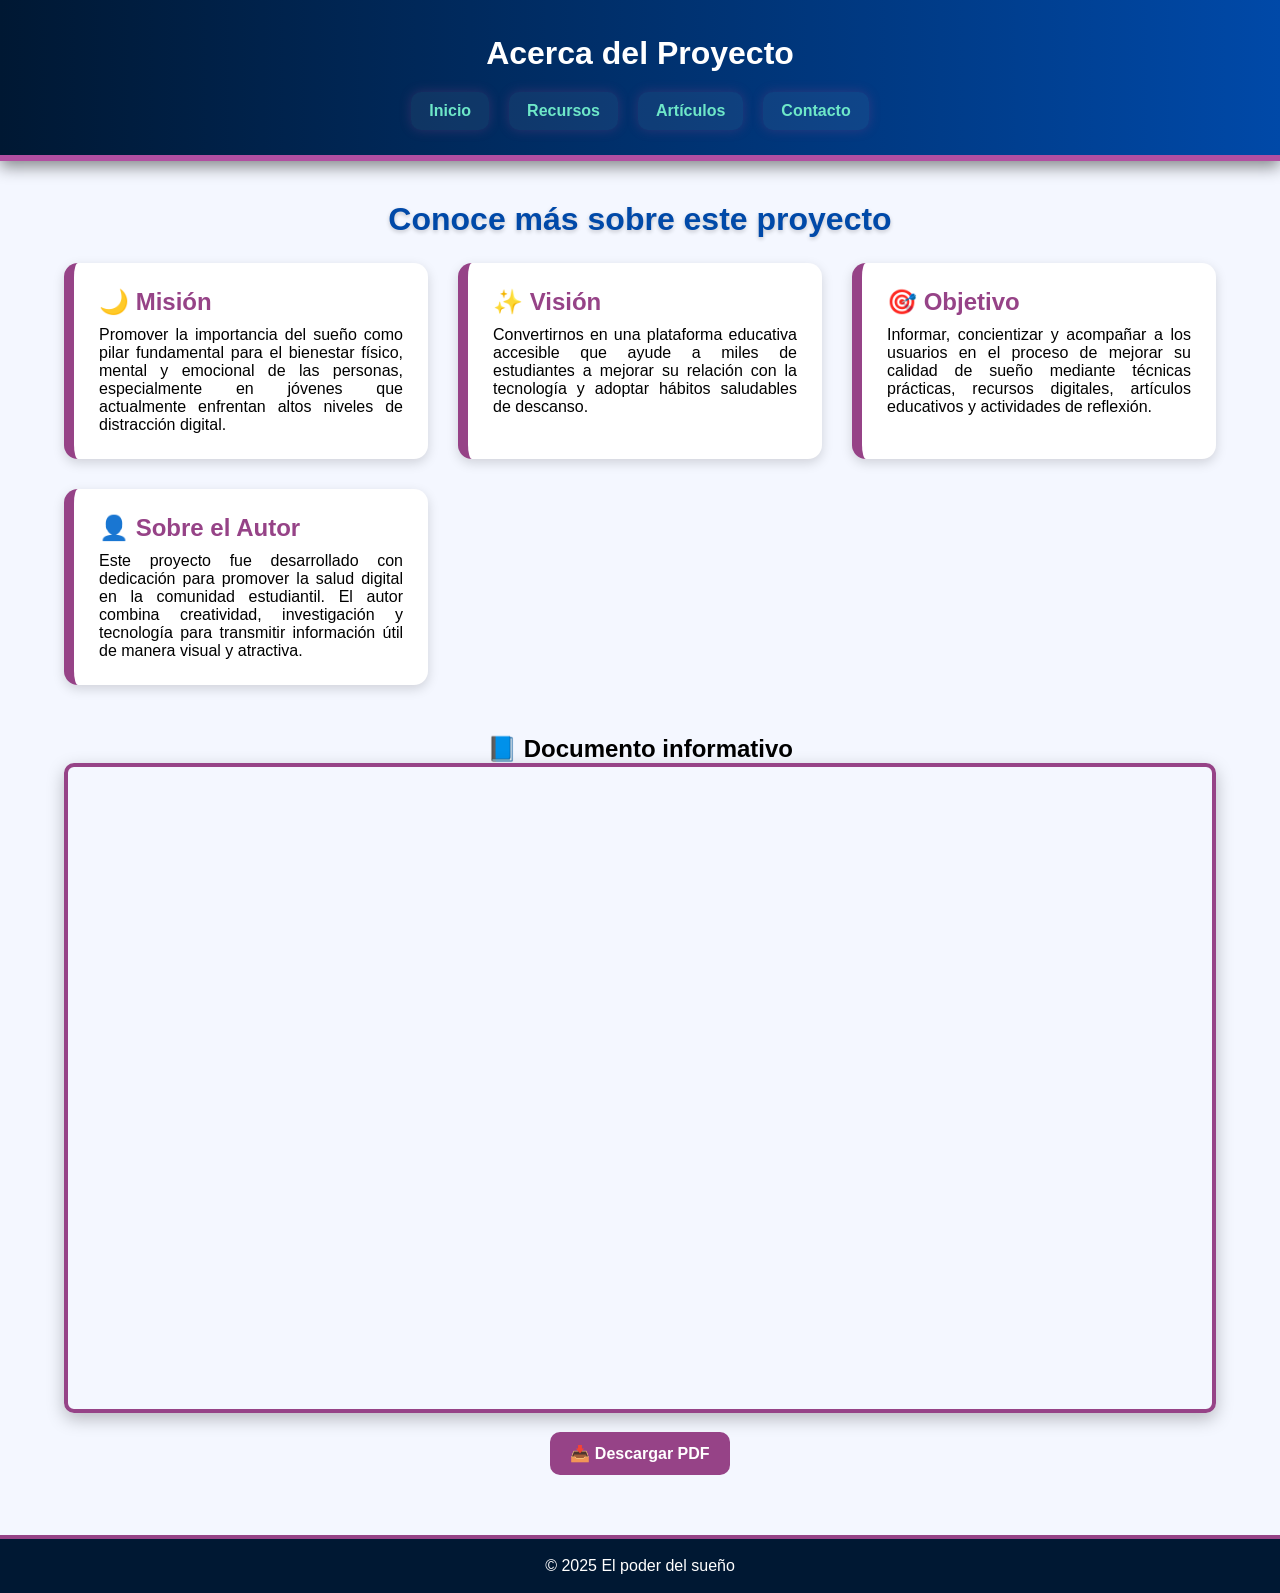
<file: acerca.html>
<!DOCTYPE html>
<html lang="es">
<head>
  <meta charset="UTF-8" />
  <meta name="viewport" content="width=device-width, initial-scale=1.0">
  <title>Acerca de - El poder del sueño</title>
  <style>
    *{margin:0;padding:0;box-sizing:border-box;font-family:"Segoe UI",sans-serif;}
    body{background:#f4f7ff;animation:fadeIn .6s ease;}@keyframes fadeIn{from{opacity:0;}to{opacity:1;}}
    header{text-align:center;padding:35px 10px 25px;background:linear-gradient(90deg,#001833,#0049a8);color:white;box-shadow:0 6px 15px rgba(0,0,0,.45);border-bottom:6px solid #b14fa1;animation:moverHeader 6s infinite alternate ease-in-out;}@keyframes moverHeader{0%{background-position:0 50%;}100%{background-position:100% 50%;}}
    nav{margin-top:20px;display:flex;justify-content:center;gap:20px;}nav a{color:#6ee7c8;text-decoration:none;font-weight:700;padding:10px 18px;border-radius:10px;background:rgba(255,255,255,.06);transition:.35s;box-shadow:0 0 12px rgba(150,67,135,.3);}nav a:hover{transform:scale(1.16) translateY(-3px);background:rgba(255,255,255,.18);color:white;}
    main{width:90%;max-width:1200px;margin:40px auto;}
    .titulo{font-size:2rem;text-align:center;margin-bottom:25px;color:#0049a8;text-shadow:0 2px 4px rgba(0,0,0,.2);}
    .contenedor{display:grid;grid-template-columns:repeat(auto-fit,minmax(300px,1fr));gap:30px;}
    .card{background:white;padding:25px;border-radius:14px;border-left:10px solid #964387;box-shadow:0 4px 12px rgba(0,0,0,.15);animation:fadeUp .7s ease;text-align:justify;transition:.3s;}@keyframes fadeUp{from{opacity:0;transform:translateY(25px);}to{opacity:1;transform:translateY(0);}}
    .card:hover{transform:translateY(-7px);box-shadow:0 8px 22px rgba(0,0,0,.25);}
    .card h2{margin-bottom:10px;color:#964387;}
    .pdf-area{text-align:center;margin-top:50px;} .pdf-area iframe{width:100%;height:650px;border-radius:10px;border:4px solid #964387;box-shadow:0 6px 17px rgba(0,0,0,.25);} .boton{display:inline-block;margin-top:15px;padding:12px 20px;background:#964387;color:white;border-radius:10px;text-decoration:none;font-weight:bold;transition:.3s;} .boton:hover{background:#702f63;transform:scale(1.08);} 
    footer{margin-top:60px;width:100%;padding:18px;text-align:center;background:#001833;color:white;border-top:4px solid #964387;}
  </style>
</head>
<body>
<header>
  <h1>Acerca del Proyecto</h1>
  <nav>
    <a href="index.html">Inicio</a>
    <a href="recursos.html">Recursos</a>
    <a href="articulos.html">Artículos</a>
    <a href="contacto.html">Contacto</a>
  </nav>
</header>
<main>
  <h2 class="titulo">Conoce más sobre este proyecto</h2>
  <div class="contenedor">
    <div class="card">
      <h2>🌙 Misión</h2>
      <p>Promover la importancia del sueño como pilar fundamental para el bienestar físico, mental y emocional de las personas, especialmente en jóvenes que actualmente enfrentan altos niveles de distracción digital.</p>
    </div>
    <div class="card">
      <h2>✨ Visión</h2>
      <p>Convertirnos en una plataforma educativa accesible que ayude a miles de estudiantes a mejorar su relación con la tecnología y adoptar hábitos saludables de descanso.</p>
    </div>
    <div class="card">
      <h2>🎯 Objetivo</h2>
      <p>Informar, concientizar y acompañar a los usuarios en el proceso de mejorar su calidad de sueño mediante técnicas prácticas, recursos digitales, artículos educativos y actividades de reflexión.</p>
    </div>
    <div class="card">
      <h2>👤 Sobre el Autor</h2>
      <p>Este proyecto fue desarrollado con dedicación para promover la salud digital en la comunidad estudiantil. El autor combina creatividad, investigación y tecnología para transmitir información útil de manera visual y atractiva.</p>
    </div>
  </div>
  <div class="pdf-area">
    <h2>📘 Documento informativo</h2>
    <iframe src="arbol%20de%20causas%20sobre%20la%20tecnodependencia%20pdf.pdf"></iframe>
    <a class="boton" href="arbol%20de%20causas%20sobre%20la%20tecnodependencia%20pdf.pdf" download>📥 Descargar PDF</a>
  </div>
</main>
<footer>
  <p>&copy; 2025 El poder del sueño</p>
</footer>
</body>
</html>
</file>
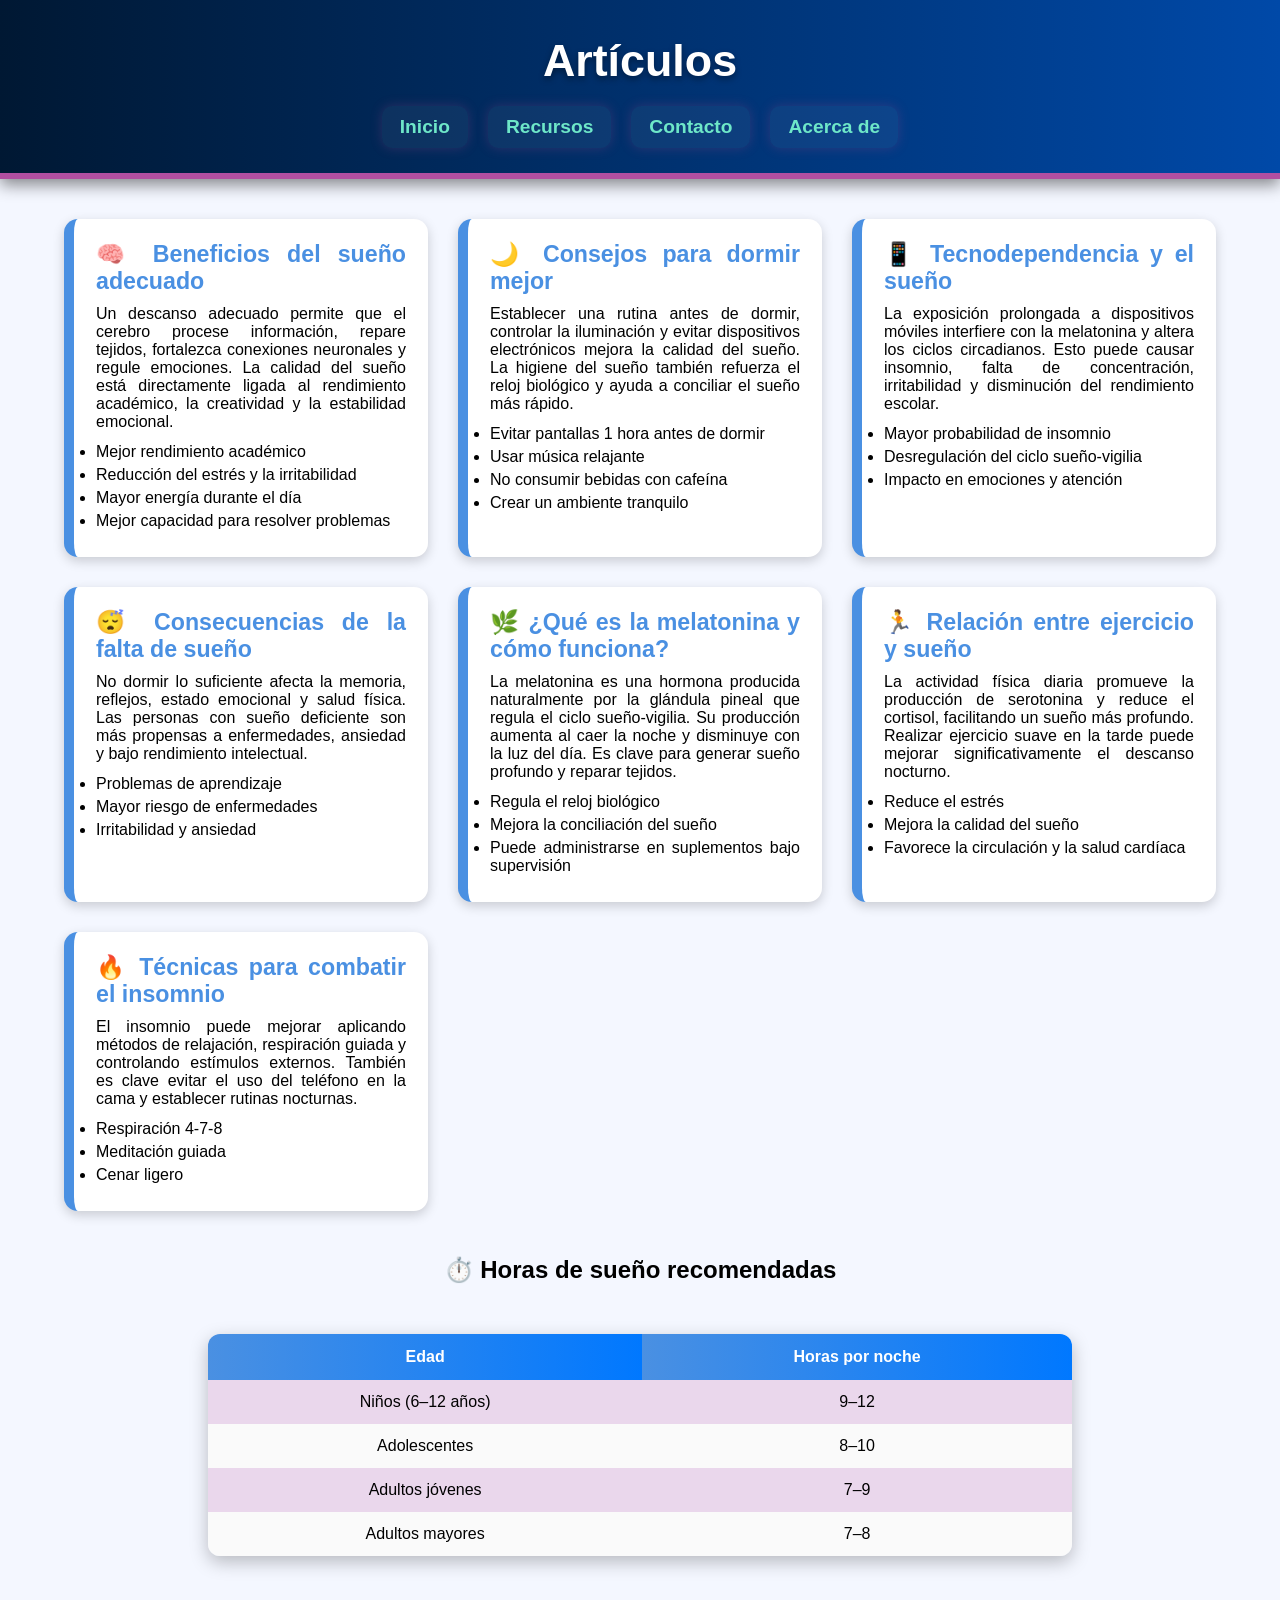
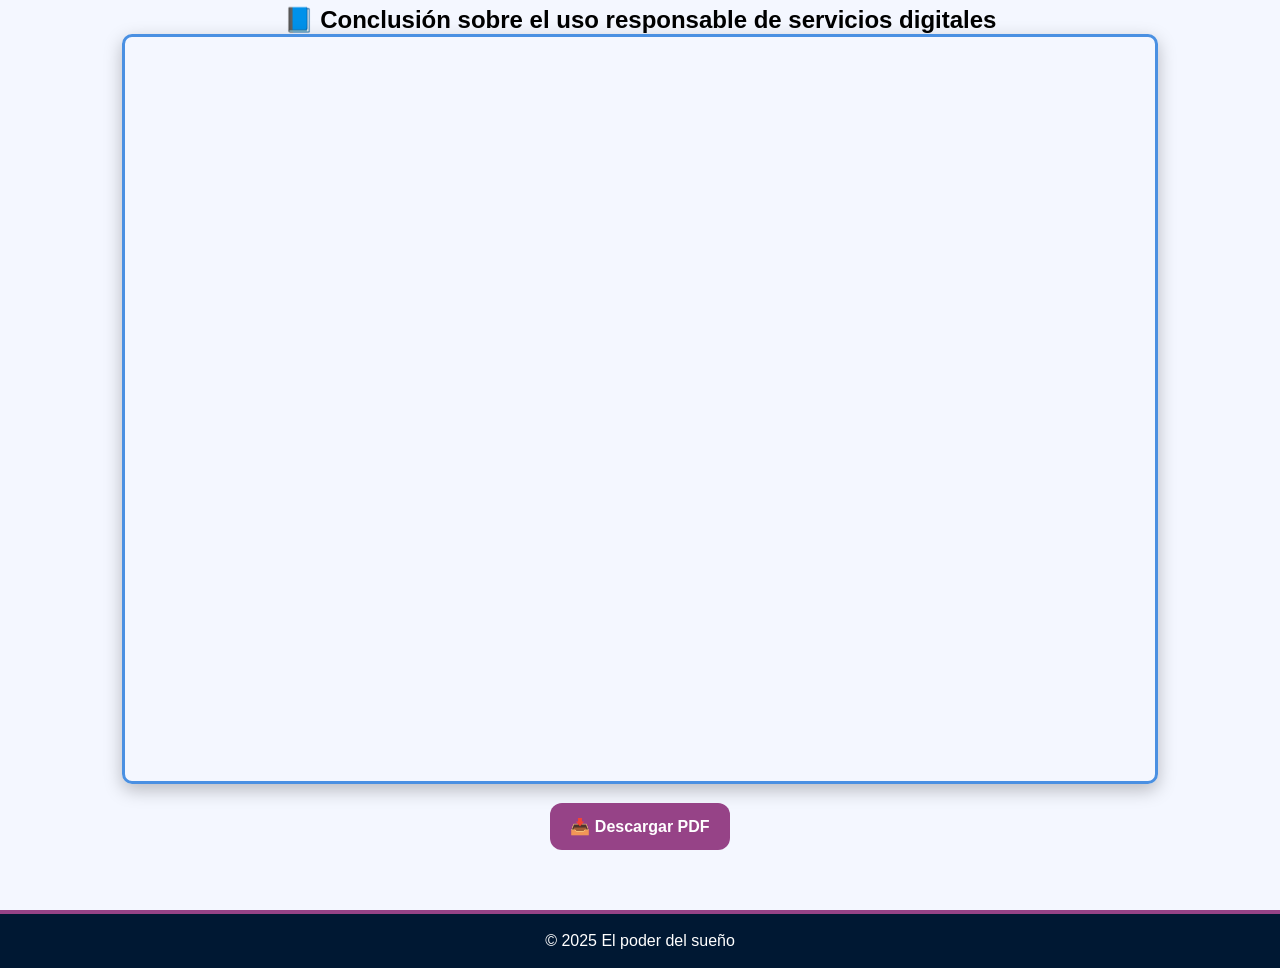
<file: articulos.html>
<!DOCTYPE html>
<html lang="es">
<head>
  <meta charset="UTF-8" />
  <meta name="viewport" content="width=device-width, initial-scale=1.0">
  <title>Artículos - El poder del sueño</title>

  <style>
    * {
      margin: 0;
      padding: 0;
      box-sizing: border-box;
      font-family: "Segoe UI", sans-serif;
    }

    body {
      background: #f4f7ff;
      animation: fadeIn 0.6s ease;
    }

    @keyframes fadeIn {
      from { opacity: 0; }
      to { opacity: 1; }
    }

    /* HEADER IDÉNTICO */
    header {
      text-align: center;
      padding: 35px 10px 25px;
      background: linear-gradient(90deg, #001833, #0049a8);
      color: white;
      position: static;
      box-shadow: 0px 6px 15px rgba(0,0,0,0.45);
      border-bottom: 6px solid #b14fa1;
      animation: moverHeader 6s infinite alternate ease-in-out;
      backdrop-filter: blur(6px);
    }

    @keyframes moverHeader {
      0% { background-position: 0% 50%; }
      100% { background-position: 100% 50%; }
    }

    header h1 {
      font-size: 2.8rem;
      text-shadow: 0px 3px 6px rgba(0,0,0,0.4);
    }

    nav {
      margin-top: 20px;
      display: flex;
      justify-content: center;
      gap: 20px;
    }

    nav a {
      color: #6ee7c8;
      text-decoration: none;
      font-weight: 700;
      font-size: 1.2rem;
      padding: 10px 18px;
      border-radius: 10px;
      background: rgba(255,255,255,0.05);
      transition: 0.35s;
      box-shadow: 0 0 12px rgba(150, 67, 135, 0.3);
    }

    nav a:hover {
      color: white;
      background: rgba(255,255,255,0.18);
      transform: scale(1.15) translateY(-3px);
      box-shadow: 0px 5px 18px rgba(0,0,0,0.4);
    }

    /* CONTENIDO */
    main {
      width: 90%;
      max-width: 1200px;
      margin: 40px auto;
    }

    .contenedor-articulos {
      display: grid;
      grid-template-columns: repeat(auto-fit, minmax(300px, 1fr));
      gap: 30px;
    }

    article {
      background: white;
      border-radius: 14px;
      padding: 22px;
      border-left: 10px solid #4a90e2;
      box-shadow: 0px 4px 12px rgba(0, 0, 0, 0.18);
      transition: 0.3s;
      animation: fadeUp 0.6s ease;
      text-align: justify;
    }

    @keyframes fadeUp {
      from { transform: translateY(25px); opacity: 0; }
      to { transform: translateY(0); opacity: 1; }
    }

    article:hover {
      transform: translateY(-7px);
      box-shadow: 0px 8px 20px rgba(0, 0, 0, 0.25);
    }

    article h2 {
      margin-bottom: 10px;
      color: #4a90e2;
      font-size: 1.45rem;
    }

    article ul {
      margin-top: 12px;
    }

    ul li {
      margin-bottom: 5px;
    }

    /* TABLA */
    table {
      width: 75%;
      margin: 50px auto;
      border-collapse: collapse;
      border-radius: 12px;
      overflow: hidden;
      box-shadow: 0px 6px 18px rgba(0,0,0,0.25);
      animation: fadeUp 0.7s ease;
    }

    th {
      background: linear-gradient(90deg, #4a90e2, #0078ff);
      color: white;
      padding: 14px;
    }

    td {
      padding: 13px;
      background: #fafafa;
      text-align: center;
    }

    tr:nth-child(even) td {
      background: #ead7ec;
    }

    /* PDF */
    .pdf-contenedor {
      width: 90%;
      margin: 50px auto;
      text-align: center;
      animation: fadeUp 0.8s ease;
    }

    .pdf-contenedor iframe {
      width: 100%;
      height: 750px;
      border-radius: 10px;
      border: 3px solid #4a90e2;
      box-shadow: 0px 6px 18px rgba(0,0,0,0.25);
    }

    .boton-descarga {
      display: inline-block;
      margin-top: 15px;
      padding: 14px 20px;
      background: #964387;
      color: white;
      border-radius: 12px;
      text-decoration: none;
      font-weight: bold;
      transition: 0.3s;
    }

    .boton-descarga:hover {
      background: #702f63;
      transform: scale(1.07);
    }

    footer {
      width: 100%;
      text-align: center;
      padding: 18px;
      background: #001833;
      color: white;
      border-top: 4px solid #964387;
      margin-top: 60px;
      box-sizing: border-box;
    }
  </style>
</head>

<body>

<header>
  <h1>Artículos</h1>
  <nav>
    <a href="index.html">Inicio</a>
    <a href="recursos.html">Recursos</a>
    <a href="contacto.html">Contacto</a>
    <a href="acerca.html">Acerca de</a>
  </nav>
</header>

<main>

  <div class="contenedor-articulos">

    <!-- ARTÍCULOS EXISTENTES + TEXTO JUSTIFICADO -->
    <article>
      <h2>🧠 Beneficios del sueño adecuado</h2>
      <p>Un descanso adecuado permite que el cerebro procese información, repare tejidos, fortalezca conexiones neuronales y regule emociones. La calidad del sueño está directamente ligada al rendimiento académico, la creatividad y la estabilidad emocional.</p>
      <ul>
        <li>Mejor rendimiento académico</li>
        <li>Reducción del estrés y la irritabilidad</li>
        <li>Mayor energía durante el día</li>
        <li>Mejor capacidad para resolver problemas</li>
      </ul>
    </article>

    <article>
      <h2>🌙 Consejos para dormir mejor</h2>
      <p>Establecer una rutina antes de dormir, controlar la iluminación y evitar dispositivos electrónicos mejora la calidad del sueño. La higiene del sueño también refuerza el reloj biológico y ayuda a conciliar el sueño más rápido.</p>
      <ul>
        <li>Evitar pantallas 1 hora antes de dormir</li>
        <li>Usar música relajante</li>
        <li>No consumir bebidas con cafeína</li>
        <li>Crear un ambiente tranquilo</li>
      </ul>
    </article>

    <article>
      <h2>📱 Tecnodependencia y el sueño</h2>
      <p>La exposición prolongada a dispositivos móviles interfiere con la melatonina y altera los ciclos circadianos. Esto puede causar insomnio, falta de concentración, irritabilidad y disminución del rendimiento escolar.</p>
      <ul>
        <li>Mayor probabilidad de insomnio</li>
        <li>Desregulación del ciclo sueño-vigilia</li>
        <li>Impacto en emociones y atención</li>
      </ul>
    </article>

    <article>
      <h2>😴 Consecuencias de la falta de sueño</h2>
      <p>No dormir lo suficiente afecta la memoria, reflejos, estado emocional y salud física. Las personas con sueño deficiente son más propensas a enfermedades, ansiedad y bajo rendimiento intelectual.</p>
      <ul>
        <li>Problemas de aprendizaje</li>
        <li>Mayor riesgo de enfermedades</li>
        <li>Irritabilidad y ansiedad</li>
      </ul>
    </article>

    <!-- NUEVOS ARTÍCULOS -->
    <article>
      <h2>🌿 ¿Qué es la melatonina y cómo funciona?</h2>
      <p>La melatonina es una hormona producida naturalmente por la glándula pineal que regula el ciclo sueño-vigilia. Su producción aumenta al caer la noche y disminuye con la luz del día. Es clave para generar sueño profundo y reparar tejidos.</p>
      <ul>
        <li>Regula el reloj biológico</li>
        <li>Mejora la conciliación del sueño</li>
        <li>Puede administrarse en suplementos bajo supervisión</li>
      </ul>
    </article>

    <article>
      <h2>🏃 Relación entre ejercicio y sueño</h2>
      <p>La actividad física diaria promueve la producción de serotonina y reduce el cortisol, facilitando un sueño más profundo. Realizar ejercicio suave en la tarde puede mejorar significativamente el descanso nocturno.</p>
      <ul>
        <li>Reduce el estrés</li>
        <li>Mejora la calidad del sueño</li>
        <li>Favorece la circulación y la salud cardíaca</li>
      </ul>
    </article>

    <article>
      <h2>🔥 Técnicas para combatir el insomnio</h2>
      <p>El insomnio puede mejorar aplicando métodos de relajación, respiración guiada y controlando estímulos externos. También es clave evitar el uso del teléfono en la cama y establecer rutinas nocturnas.</p>
      <ul>
        <li>Respiración 4-7-8</li>
        <li>Meditación guiada</li>
        <li>Cenar ligero</li>
      </ul>
    </article>

  </div>

  <h3 style="text-align:center; margin-top:45px; font-size:1.5rem;">⏱️ Horas de sueño recomendadas</h3>

  <table>
    <tr><th>Edad</th><th>Horas por noche</th></tr>
    <tr><td>Niños (6–12 años)</td><td>9–12</td></tr>
    <tr><td>Adolescentes</td><td>8–10</td></tr>
    <tr><td>Adultos jóvenes</td><td>7–9</td></tr>
    <tr><td>Adultos mayores</td><td>7–8</td></tr>
  </table>

  <div class="pdf-contenedor">
    <h2>📘 Conclusión sobre el uso responsable de servicios digitales</h2>
    <iframe src="CONCLUSION.pdf"></iframe>
    <a href="CONCLUSION.pdf" download class="boton-descarga">📥 Descargar PDF</a>
  </div>

</main>
<footer>
  <p>&copy; 2025 El poder del sueño</p>
</footer>

</body>
</html>
</file>
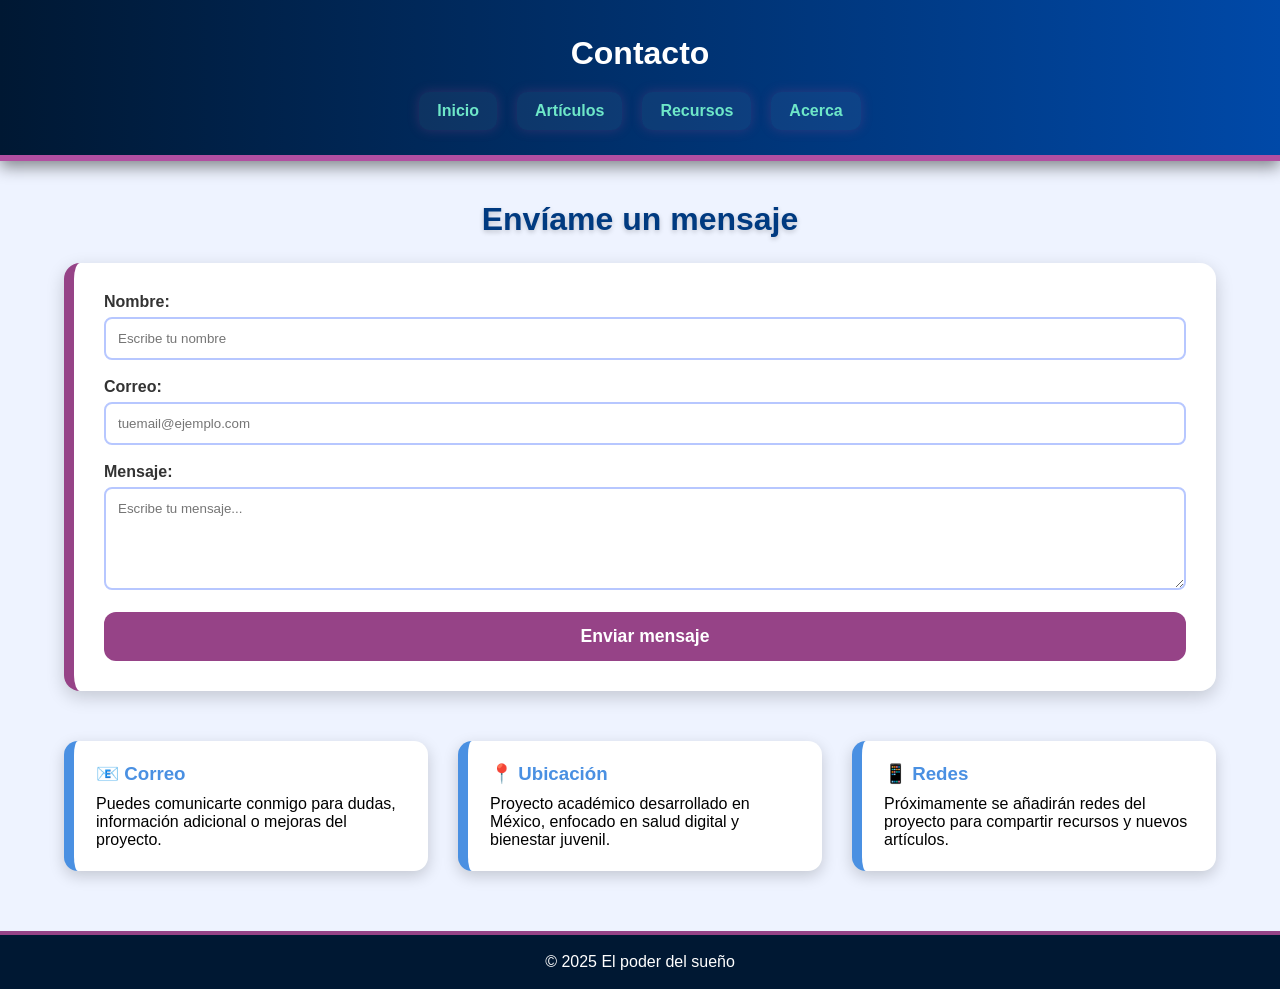
<file: contacto.html>
<!DOCTYPE html>
<html lang="es">
<head>
<meta charset="UTF-8" />
<meta name="viewport" content="width=device-width, initial-scale=1.0" />
<title>Contacto - El poder del sueño</title>

<style>
  *{margin:0;padding:0;box-sizing:border-box;font-family:"Segoe UI",sans-serif;}
  body{background:#eef3ff;animation:fadeIn .6s ease;}@keyframes fadeIn{from{opacity:0;}to{opacity:1;}}

  /* HEADER */
  header{text-align:center;padding:35px 10px 25px;background:linear-gradient(90deg,#001833,#0049a8);color:white;box-shadow:0 6px 15px rgba(0,0,0,.45);border-bottom:6px solid #b14fa1;animation:headerAnim 6s infinite alternate ease;}@keyframes headerAnim{0%{background-position:0 50%;}100%{background-position:100% 50%;}}
  nav{margin-top:20px;display:flex;justify-content:center;gap:20px;}nav a{color:#6ee7c8;text-decoration:none;font-weight:700;padding:10px 18px;border-radius:10px;background:rgba(255,255,255,.05);transition:.35s;box-shadow:0 0 12px rgba(150,67,135,.3);}nav a:hover{transform:scale(1.13) translateY(-3px);background:rgba(255,255,255,.2);color:white;}

  /* CONTENIDO */
  main{width:90%;max-width:1200px;margin:40px auto;animation:fadeUp .7s ease;}@keyframes fadeUp{from{opacity:0;transform:translateY(30px);}to{opacity:1;transform:translateY(0);}}

  .titulo{text-align:center;font-size:2rem;color:#003a80;text-shadow:0 2px 5px rgba(0,0,0,.2);margin-bottom:25px;animation:glow 3s infinite alternate;}@keyframes glow{0%{text-shadow:0 2px 5px rgba(150,67,135,.3);}100%{text-shadow:0 2px 12px #b14fa1;}}

  .formulario{background:white;padding:30px;border-radius:16px;box-shadow:0 6px 18px rgba(0,0,0,.18);border-left:10px solid #964387;animation:cardFloat 3s infinite ease;}@keyframes cardFloat{0%{transform:translateY(0);}50%{transform:translateY(-5px);}100%{transform:translateY(0);}}

  label{display:block;margin-bottom:6px;font-weight:600;color:#333;} 
  input, textarea{width:100%;padding:12px;margin-bottom:18px;border-radius:8px;border:2px solid #b7c7ff;transition:.3s;} input:focus, textarea:focus{border-color:#964387;box-shadow:0 0 12px rgba(150,67,135,.4);transform:scale(1.02);} 

  button{width:100%;padding:14px;background:#964387;color:white;font-weight:bold;border:none;border-radius:12px;font-size:1.1rem;cursor:pointer;transition:.35s;animation:btnGlow 3s infinite ease;}@keyframes btnGlow{0%{box-shadow:0 0 10px rgba(150,67,135,.4);}100%{box-shadow:0 0 20px rgba(150,67,135,.7);} }
  button:hover{background:#702f63;transform:scale(1.08);} 

  /* INFO EXTRA */
  .info-box{margin-top:50px;display:grid;grid-template-columns:repeat(auto-fit,minmax(300px,1fr));gap:30px;}
  .card{background:white;padding:22px;border-radius:14px;border-left:10px solid #4a90e2;box-shadow:0 5px 15px rgba(0,0,0,.18);transition:.3s;animation:fadeUp .7s ease;} .card:hover{transform:translateY(-8px);box-shadow:0 9px 25px rgba(0,0,0,.28);} 
  .card h3{color:#4a90e2;margin-bottom:10px;}

  footer{margin-top:60px;width:100%;padding:18px;text-align:center;background:#001833;color:white;border-top:4px solid #964387;}
</style>
</head>

<body>
<header>
  <h1>Contacto</h1>
  <nav>
    <a href="index.html">Inicio</a>
    <a href="articulos.html">Artículos</a>
    <a href="recursos.html">Recursos</a>
    <a href="acerca.html">Acerca</a>
  </nav>
</header>

<main>
  <h2 class="titulo">Envíame un mensaje</h2>

  <div class="formulario">
    <label>Nombre:</label>
    <input type="text" placeholder="Escribe tu nombre">

    <label>Correo:</label>
    <input type="email" placeholder="tuemail@ejemplo.com">

    <label>Mensaje:</label>
    <textarea rows="5" placeholder="Escribe tu mensaje..."></textarea>

    <button>Enviar mensaje</button>
  </div>

  <div class="info-box">
    <div class="card">
      <h3>📧 Correo</h3>
      <p>Puedes comunicarte conmigo para dudas, información adicional o mejoras del proyecto.</p>
    </div>
    <div class="card">
      <h3>📍 Ubicación</h3>
      <p>Proyecto académico desarrollado en México, enfocado en salud digital y bienestar juvenil.</p>
    </div>
    <div class="card">
      <h3>📱 Redes</h3>
      <p>Próximamente se añadirán redes del proyecto para compartir recursos y nuevos artículos.</p>
    </div>
  </div>
</main>

<footer>
  <p>&copy; 2025 El poder del sueño</p>
</footer>

</body>
</html>
</file>
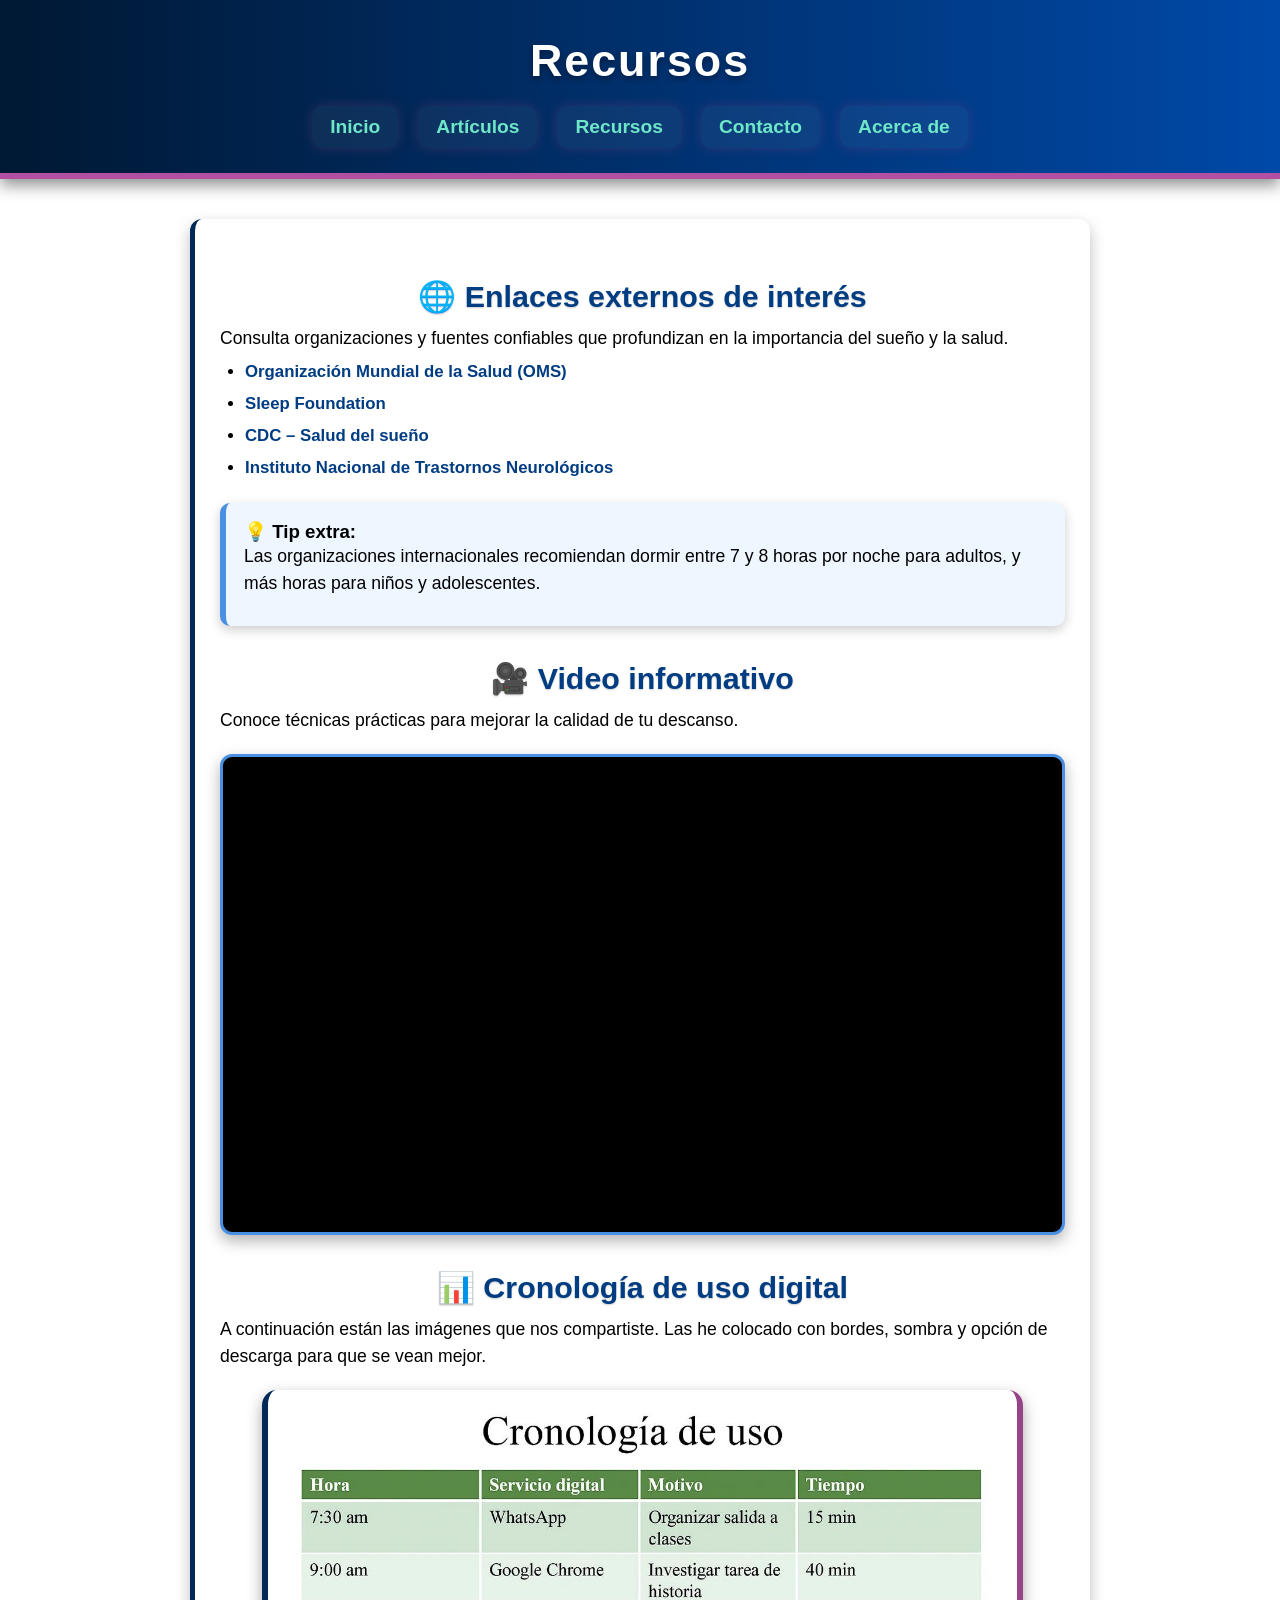
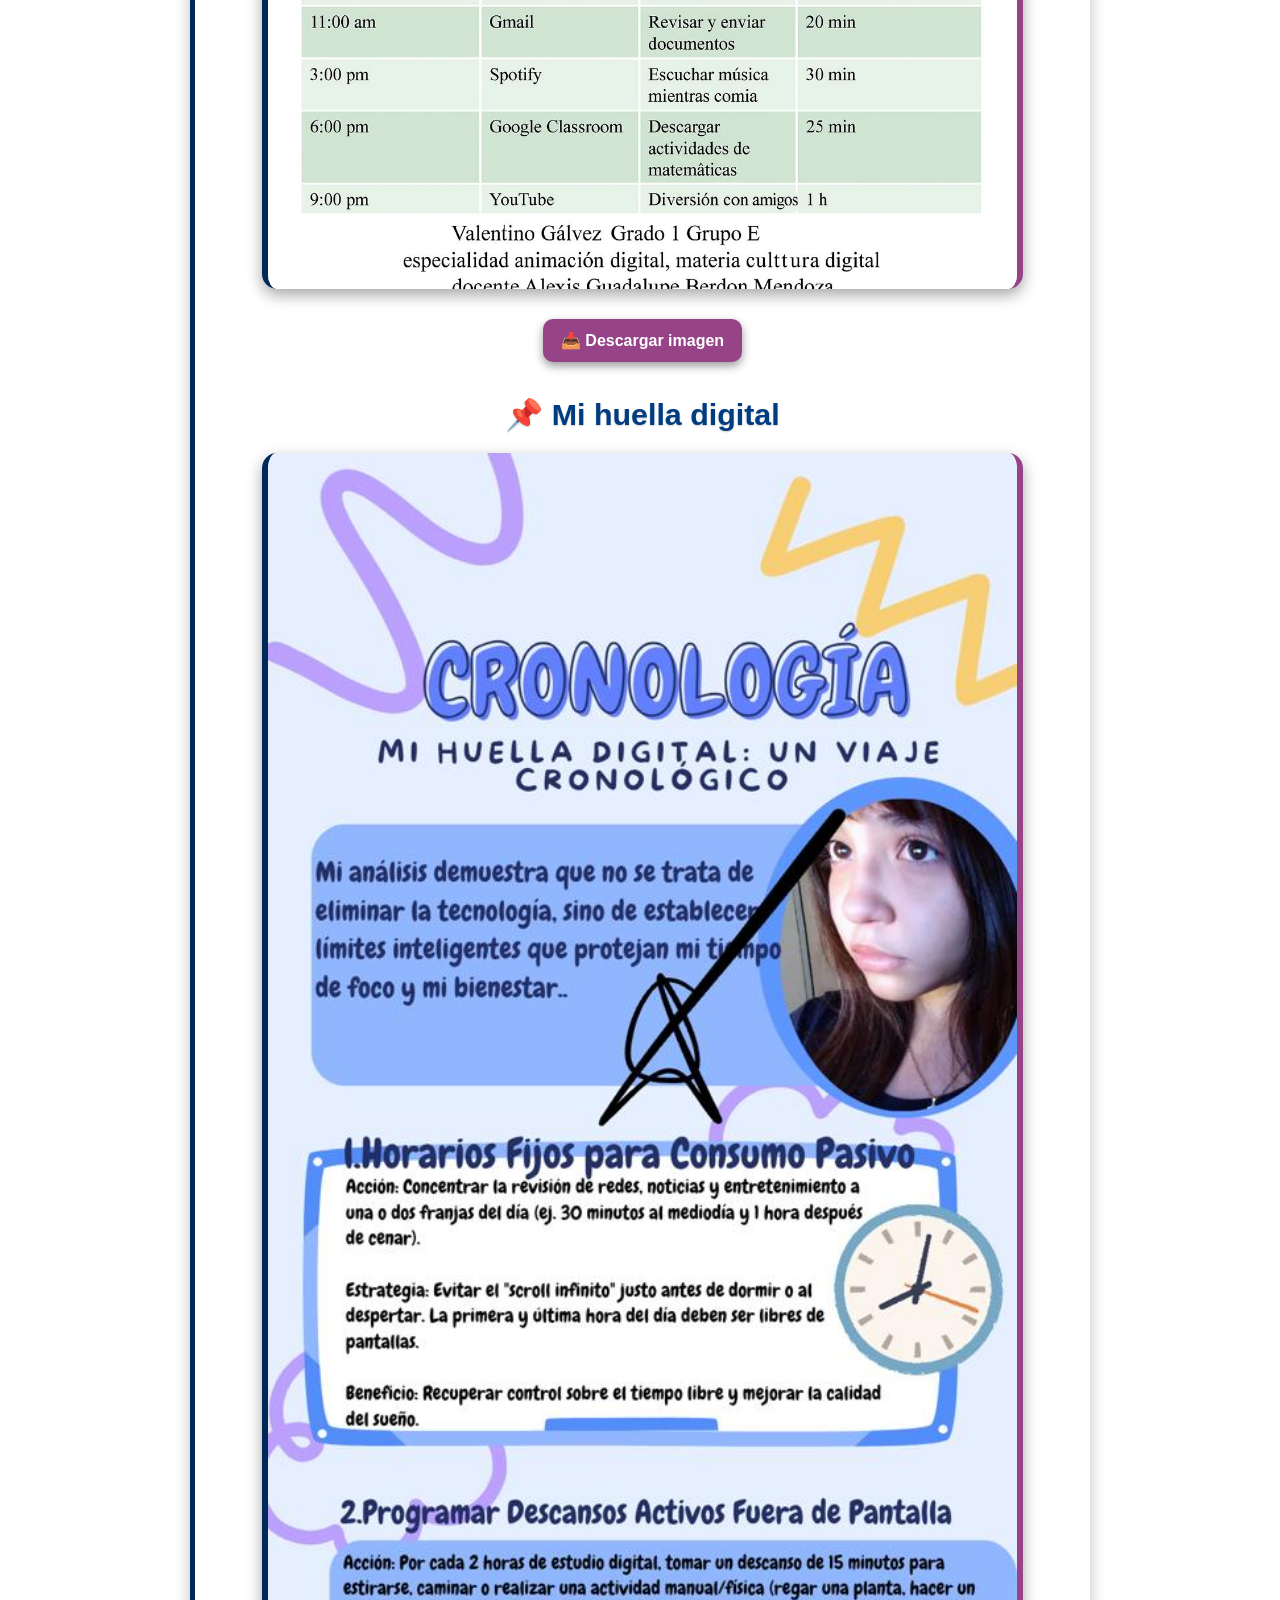
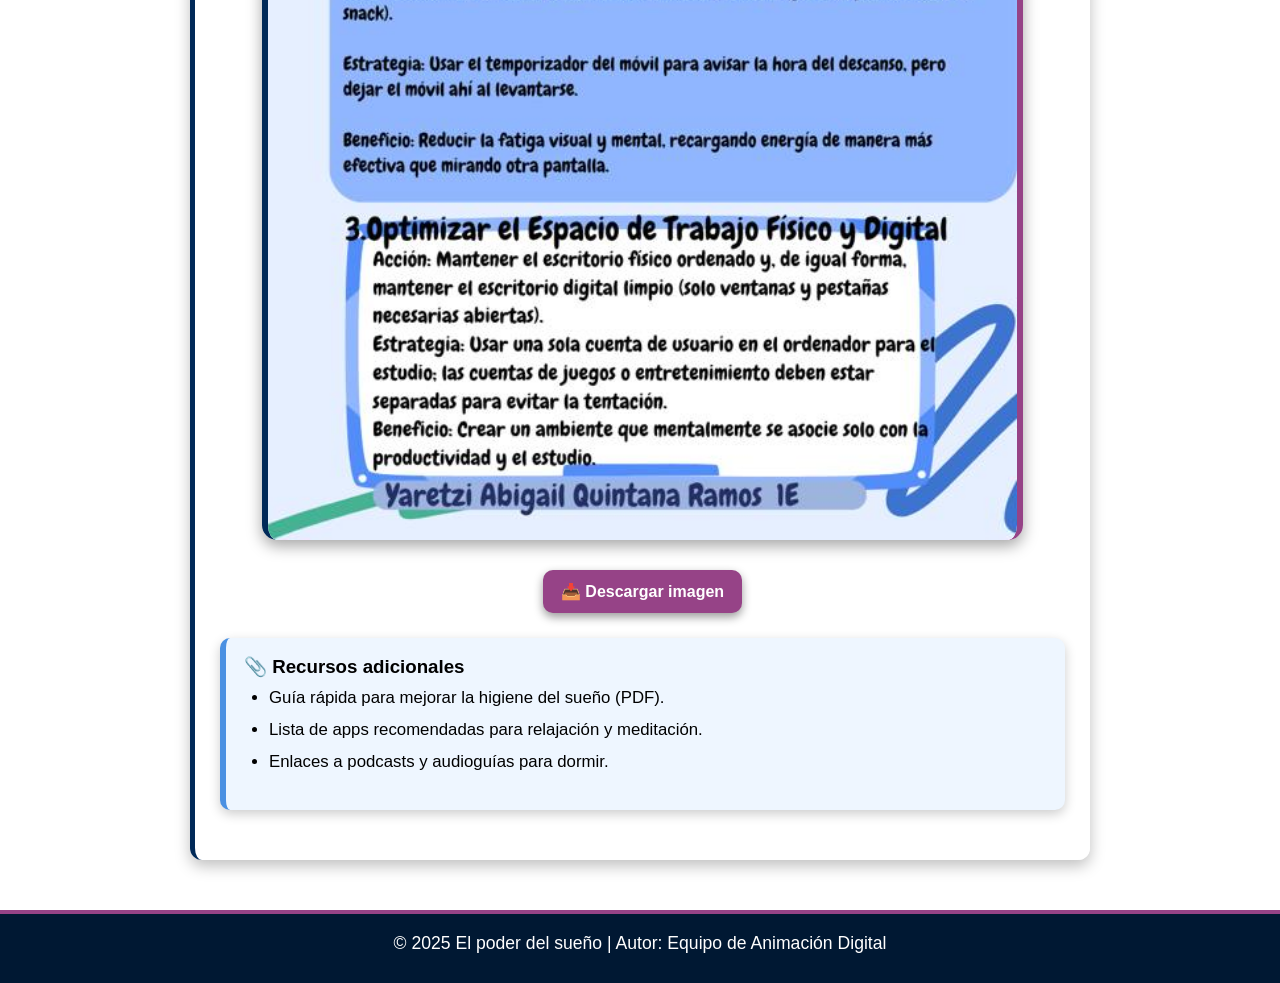
<file: recursos.html>
<!DOCTYPE html>
<html lang="es">
<head>
  <meta charset="UTF-8">
  <meta name="viewport" content="width=device-width, initial-scale=1.0">
  <title>Recursos - El poder del sueño</title>

  <style>
    * {
      margin: 0;
      padding: 0;
      box-sizing: border-box;
      font-family: "Segoe UI", sans-serif;
      scroll-behavior: smooth;
    }

    /* HEADER IGUAL AL DE INDEX */
    header {
      text-align: center;
      padding: 35px 10px 25px;
      background: linear-gradient(90deg, #001833, #0049a8);
      color: white;
      position: static;
      box-shadow: 0px 6px 15px rgba(0,0,0,0.45);
      border-bottom: 6px solid #b14fa1;
      animation: moverHeader 6s infinite alternate ease-in-out;
      backdrop-filter: blur(6px);
    }

    @keyframes moverHeader {
      0% { background-position: 0% 50%; }
      100% { background-position: 100% 50%; }
    }

    header h1 {
      font-size: 2.8rem;
      letter-spacing: 2px;
      text-shadow: 0px 3px 6px rgba(0,0,0,0.4);
      animation: aparecer 1s ease-out;
    }

    nav {
      margin-top: 20px;
      display: flex;
      justify-content: center;
      gap: 20px;
      animation: navDeslizar 1.2s ease-out;
    }

    @keyframes navDeslizar {
      from { opacity: 0; transform: translateY(-20px); }
      to { opacity: 1; transform: translateY(0); }
    }

    nav a {
      color: #6ee7c8;
      text-decoration: none;
      font-weight: 700;
      font-size: 1.2rem;
      transition: 0.35s ease;
      padding: 10px 18px;
      border-radius: 10px;
      background: rgba(255,255,255,0.05);
      backdrop-filter: blur(6px);
      box-shadow: 0 0 12px rgba(150, 67, 135, 0.3);
      animation: botonesFlotar 3s infinite ease-in-out;
    }

    @keyframes botonesFlotar {
      0% { transform: translateY(0); }
      50% { transform: translateY(-4px); }
      100% { transform: translateY(0); }
    }

    nav a:hover {
      color: white;
      background: rgba(255,255,255,0.18);
      text-shadow: 0 0 12px #6ee7c8;
      transform: scale(1.18) translateY(-3px);
      box-shadow: 0px 5px 18px rgba(0,0,0,0.4);
    }

    /* MAIN */
    main {
      margin: 40px auto;
      max-width: 900px;
      padding: 25px;
      animation: aparecer 1s ease-out;
      background: #ffffffd2;
      border-radius: 12px;
      box-shadow: 0px 6px 15px rgba(0,0,0,0.25);
      border-left: 5px solid #002958;
    }

    h2 {
      text-align: center;
      color: #003c82;
      margin: 35px 0 10px;
      text-shadow: 0px 1px 2px rgba(0,0,0,0.2);
      font-size: 1.9rem;
    }

    p {
      font-size: 1.1rem;
      margin-bottom: 10px;
      line-height: 1.7rem;
    }

    ul {
      margin: 10px 0 20px 25px;
    }
    ul li {
      margin-bottom: 12px;
      transition: 0.3s ease;
      font-size: 1.05rem;
    }
    ul li:hover {
      transform: translateX(5px);
      color: #003c82;
    }

    ul li a {
      color: #003c82;
      font-weight: bold;
      text-decoration: none;
      transition: 0.3s ease;
    }
    ul li a:hover {
      color: #6a2f5f;
      text-shadow: 0 0 5px #964387;
    }

    /* VIDEO */
    .video-contenedor {
      width: 100%;
      margin: 20px auto;
      text-align: center;
      animation: aparecer 0.9s ease-out;
    }

    .video-wrapper {
      position: relative;
      width: 100%;
      padding-bottom: 56.25%;
      border-radius: 12px;
      overflow: hidden;
      box-shadow: 0 6px 15px rgba(0,0,0,0.3);
      border: 3px solid #4a90e2;
      background: #000;
    }

    .video-wrapper iframe {
      position: absolute;
      top: 0;
      left: 0;
      width: 100%;
      height: 100%;
      border: none;
    }

    /* IMÁGENES */
    .recurso-img {
      width: 90%;
      display: block;
      margin: 20px auto;
      border-radius: 15px;
      border-left: 6px solid #002958;
      border-right: 6px solid #964387;
      box-shadow: 0px 6px 15px rgba(0,0,0,0.35);
      transition: transform 0.4s ease, box-shadow 0.4s ease;
    }

    .recurso-img:hover {
      transform: scale(1.04);
      box-shadow: 0px 10px 25px rgba(0,0,0,0.45);
    }

    .boton-descarga {
      display: inline-block;
      padding: 12px 18px;
      background: #964387;
      color: white;
      text-decoration: none;
      border-radius: 10px;
      margin-top: 10px;
      font-weight: bold;
      box-shadow: 0px 4px 10px rgba(0,0,0,0.4);
      transition: 0.3s ease;
    }

    .boton-descarga:hover {
      background: #6a2f5f;
      transform: scale(1.08);
    }

    .centro { text-align: center; }

    /* EXTRA INFO */
    .recuadro {
      background: #eef6ff;
      padding: 18px;
      border-left: 6px solid #4a90e2;
      margin: 25px 0;
      border-radius: 10px;
      box-shadow: 0px 4px 12px rgba(0,0,0,0.2);
      animation: aparecer 0.9s;
    }

    footer {
      margin-top: 50px;
      text-align: center;
      padding: 16px;
      background: #001833;
      color: white;
      border-top: 4px solid #964387;
    }

    @keyframes aparecer {
      from { opacity: 0; transform: translateY(25px); }
      to { opacity: 1; transform: translateY(0); }
    }
  </style>
</head>

<body>

<header>
  <h1>Recursos</h1>
  <nav>
    <a href="index.html">Inicio</a>
    <a href="articulos.html">Artículos</a>
    <a href="recursos.html">Recursos</a>
    <a href="contacto.html">Contacto</a>
    <a href="acerca.html">Acerca de</a>
  </nav>
</header>

<main>

  <h2>🌐 Enlaces externos de interés</h2>
  <p>Consulta organizaciones y fuentes confiables que profundizan en la importancia del sueño y la salud.</p>
  <ul>
    <li><a href="https://www.who.int/" target="_blank">Organización Mundial de la Salud (OMS)</a></li>
    <li><a href="https://www.sleepfoundation.org/" target="_blank">Sleep Foundation</a></li>
    <li><a href="https://www.cdc.gov/sleep" target="_blank">CDC – Salud del sueño</a></li>
    <li><a href="https://www.ninds.nih.gov" target="_blank">Instituto Nacional de Trastornos Neurológicos</a></li>
  </ul>

  <div class="recuadro">
    <h3>💡 Tip extra:</h3>
    <p>Las organizaciones internacionales recomiendan dormir entre 7 y 8 horas por noche para adultos, y más horas para niños y adolescentes.</p>
  </div>

  <h2>🎥 Video informativo</h2>
  <p>Conoce técnicas prácticas para mejorar la calidad de tu descanso.</p>

  <div class="video-contenedor">
    <div class="video-wrapper">
      <iframe src="https://www.youtube.com/embed/Unnvetjp0lk" allowfullscreen></iframe>
    </div>
  </div>

  <h2>📊 Cronología de uso digital</h2>
  <p>A continuación están las imágenes que nos compartiste. Las he colocado con bordes, sombra y opción de descarga para que se vean mejor.</p>
  <img class="recurso-img" src="tu-imagen.jpg" alt="Cronología digital 1">
  <div class="centro">
    <a href="tu-imagen.jpg" download class="boton-descarga">📥 Descargar imagen</a>
  </div>

  <h2>📌 Mi huella digital</h2>
  <img class="recurso-img" src="tu-imagen-2.jpg" alt="Cronología digital 2">
  <div class="centro">
    <a href="tu-imagen-2.jpg" download class="boton-descarga">📥 Descargar imagen</a>
  </div>

  <div class="recuadro">
    <h3>📎 Recursos adicionales</h3>
    <ul>
      <li>Guía rápida para mejorar la higiene del sueño (PDF).</li>
      <li>Lista de apps recomendadas para relajación y meditación.</li>
      <li>Enlaces a podcasts y audioguías para dormir.</li>
    </ul>
  </div>

</main>

<footer>
  <p>&copy; 2025 El poder del sueño | Autor: Equipo de Animación Digital</p>
</footer>

</body>
</html></div>
</file>
